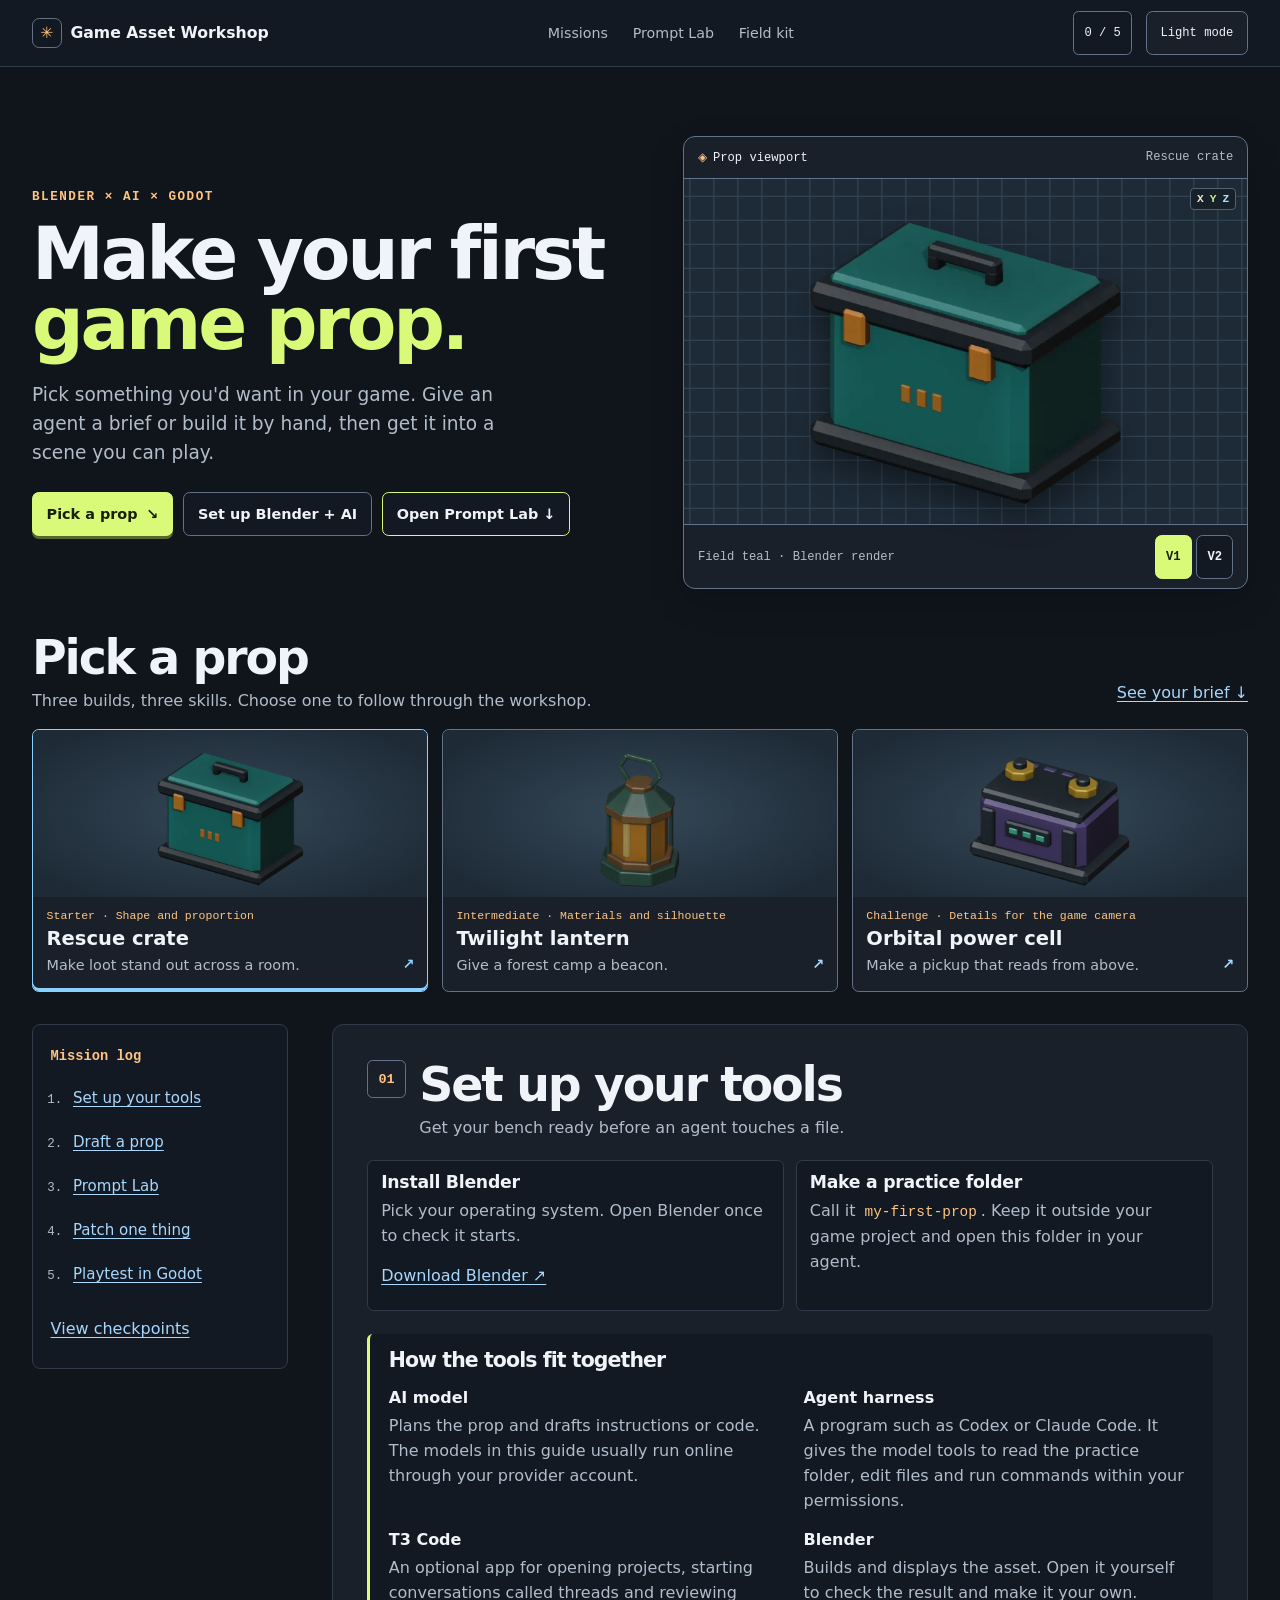
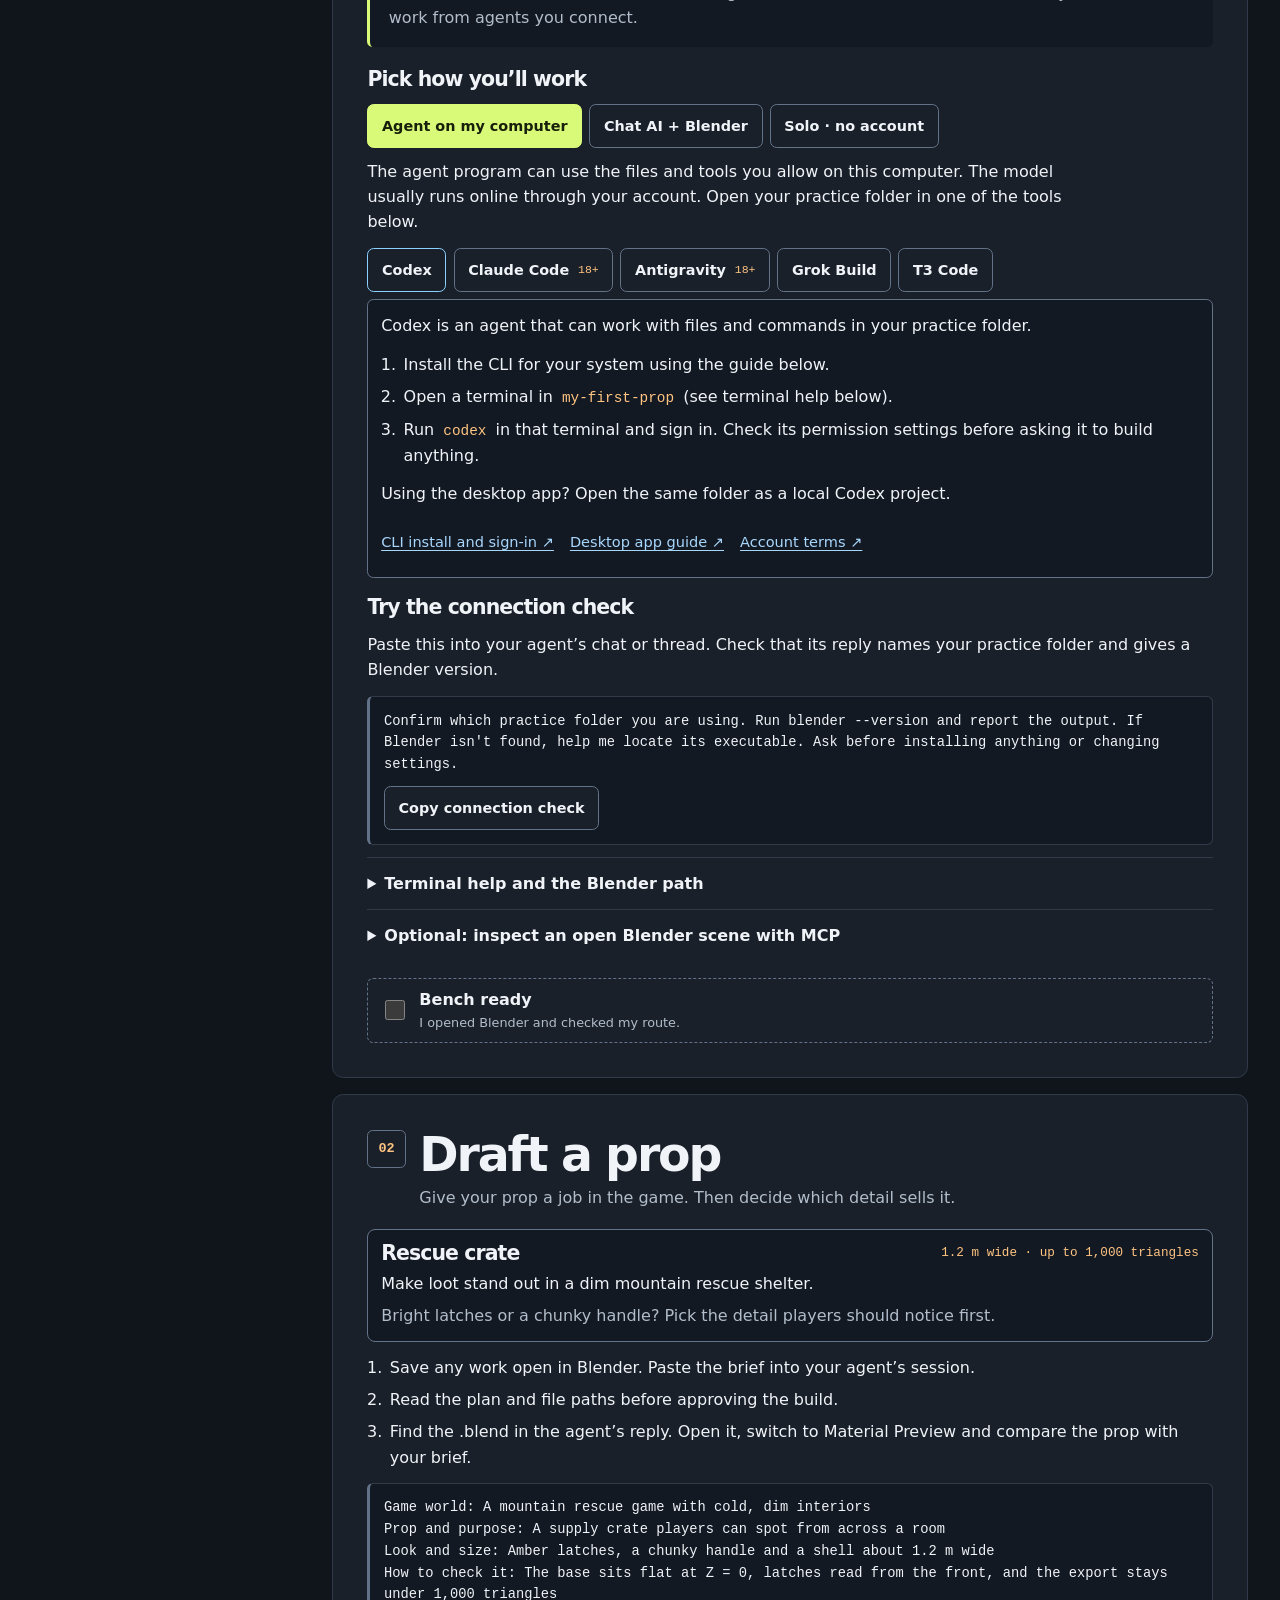
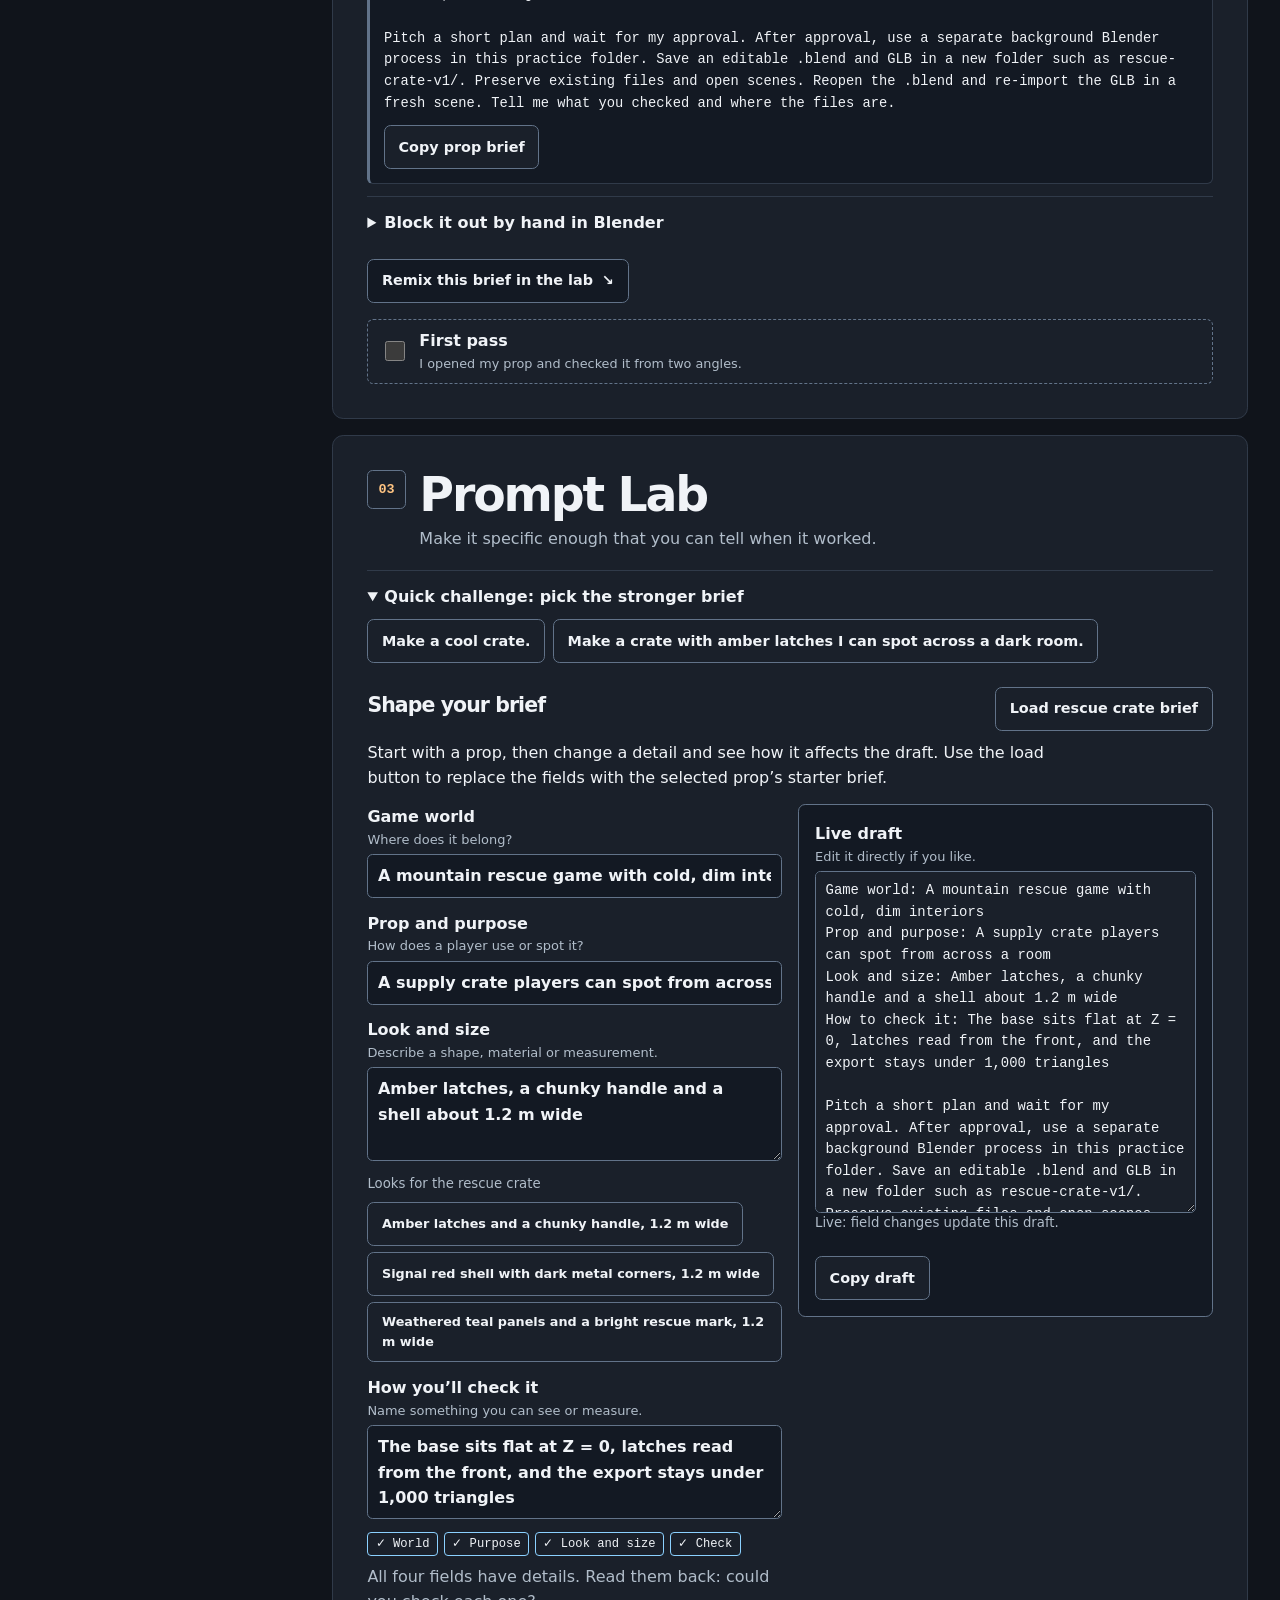
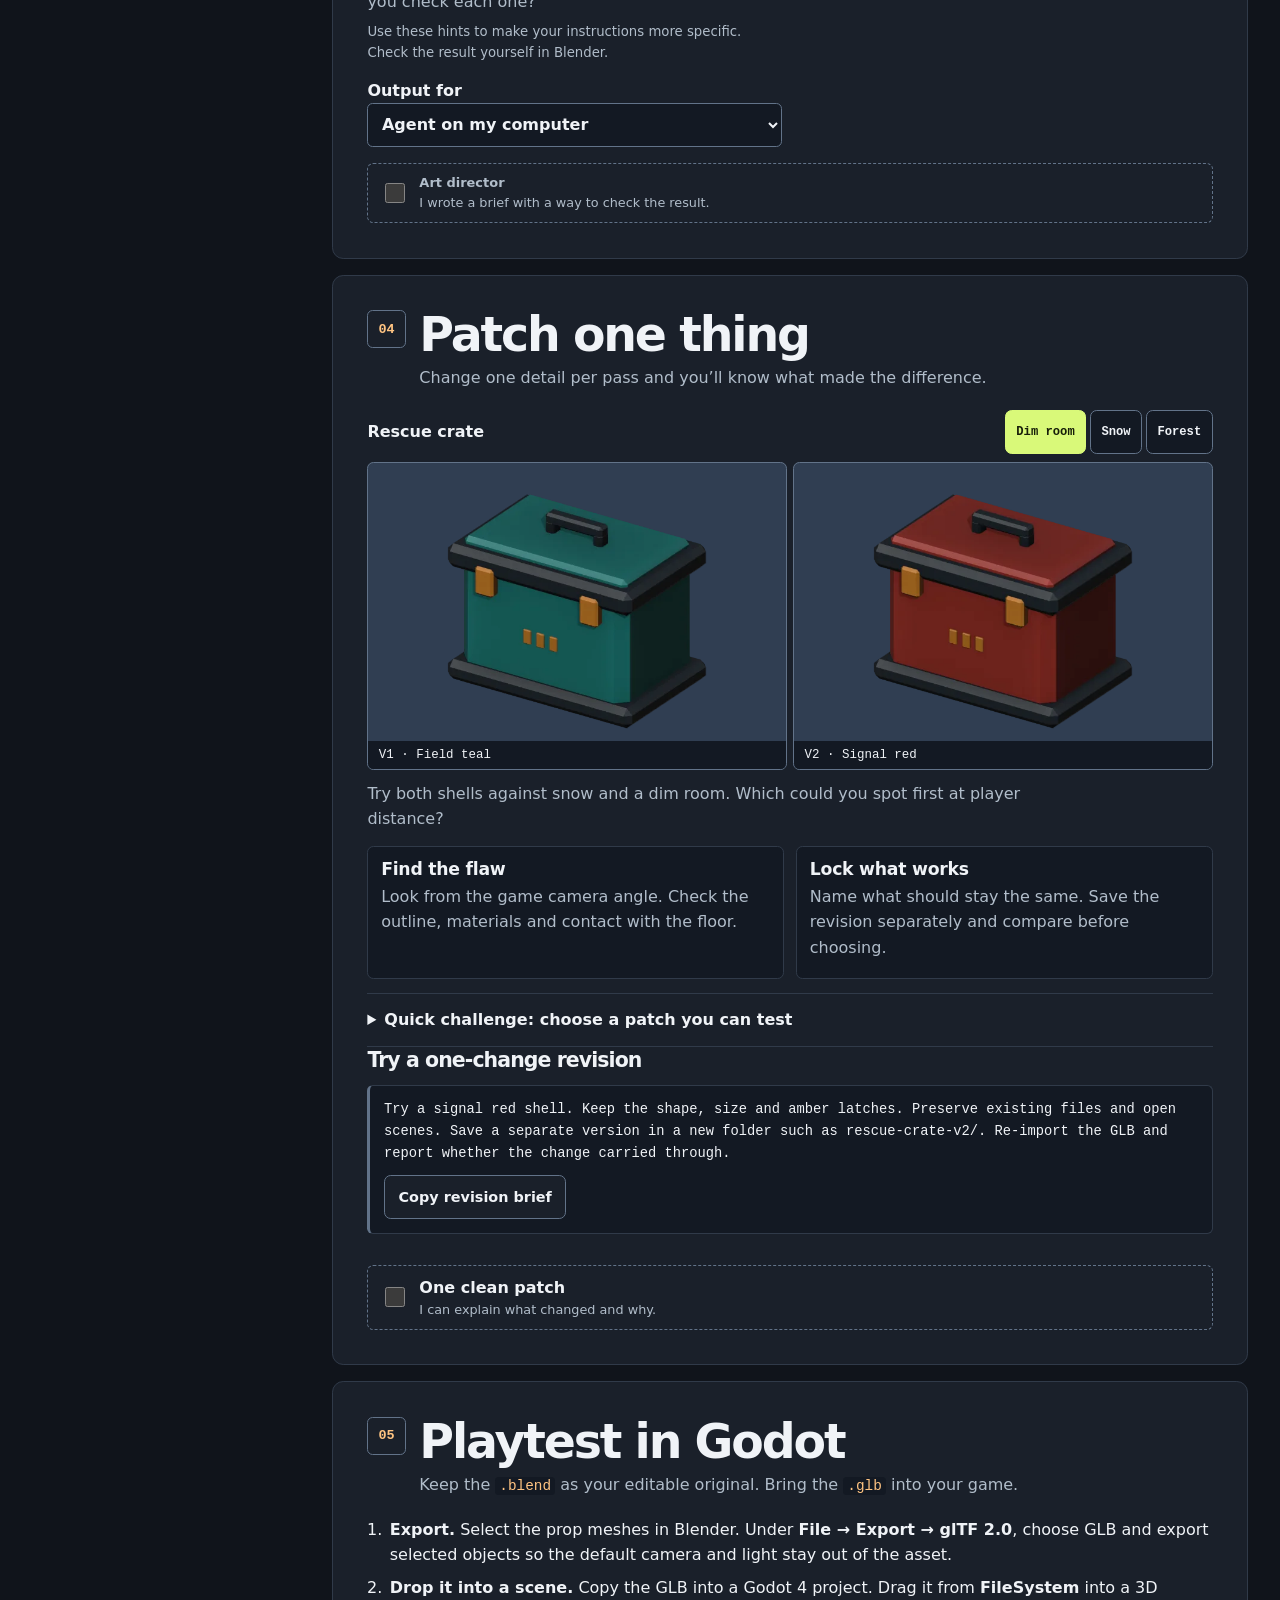
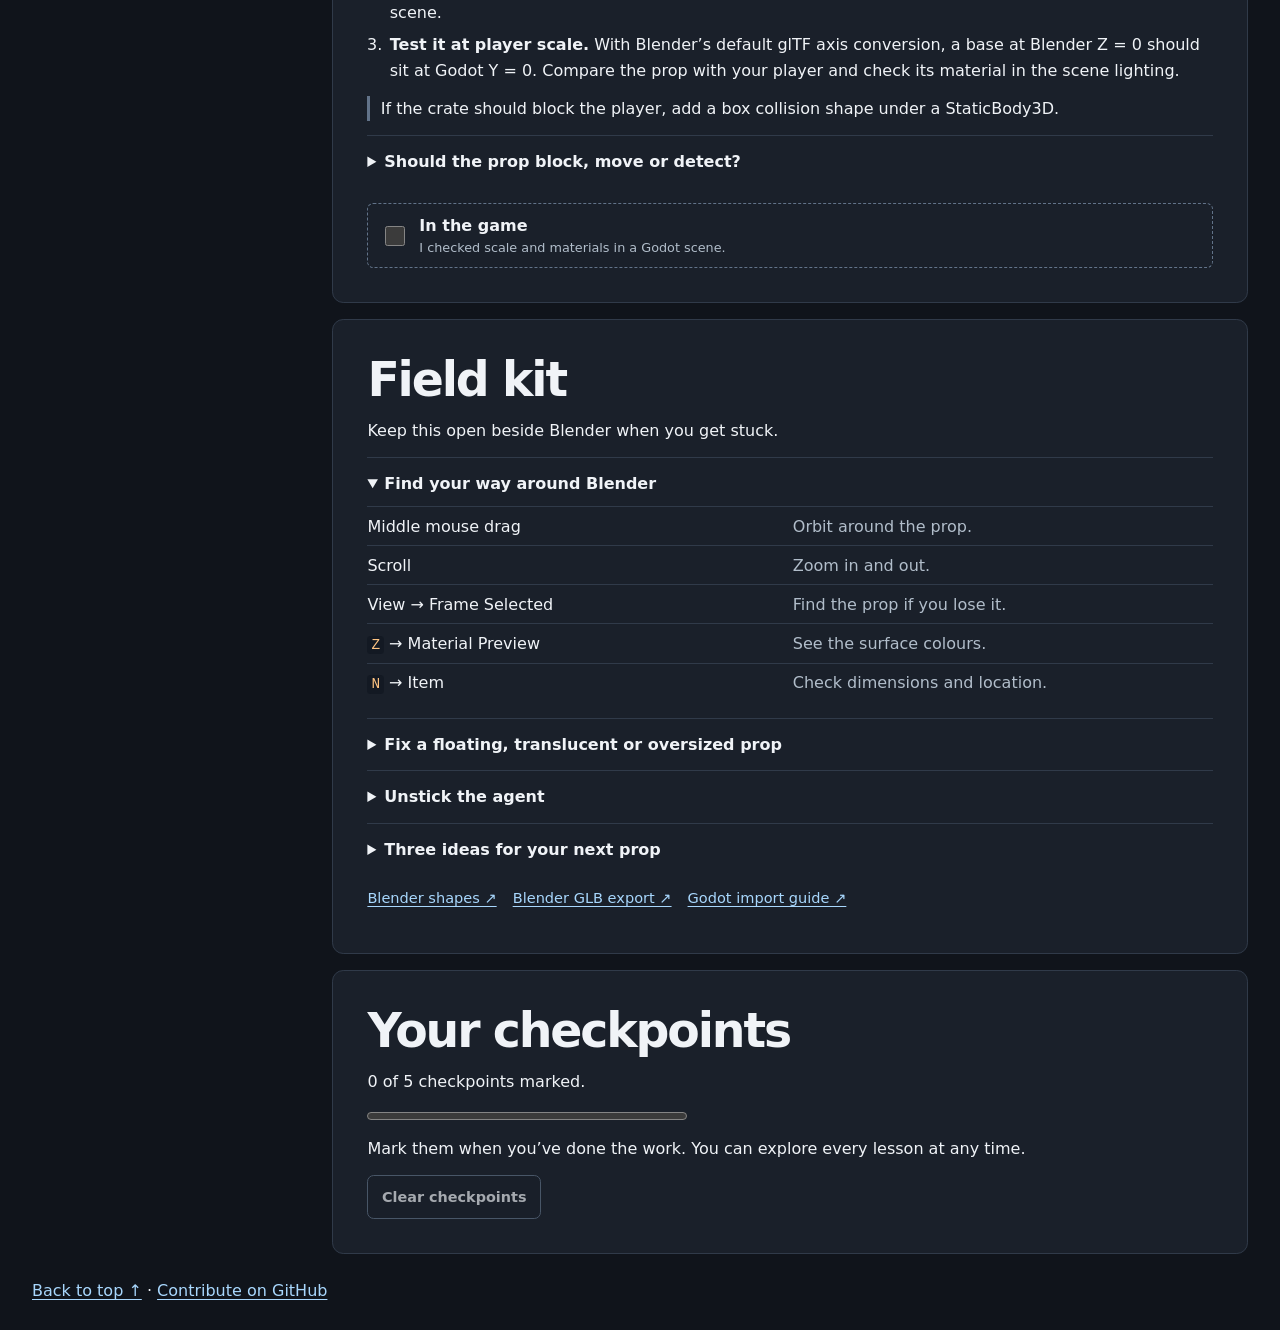
<file: web/index.html>
<!doctype html>
<html lang="en-AU">
  <head>
    <meta charset="utf-8" />
    <meta name="viewport" content="width=device-width, initial-scale=1" />
    <meta
      name="description"
      content="Pick a game prop, learn to direct an AI agent or build it by hand, and bring it into Godot."
    />
    <meta property="og:title" content="Game Asset Workshop" />
    <meta
      property="og:description"
      content="Pick a prop, try the Prompt Lab, and make your first game asset in Blender."
    />
    <meta property="og:type" content="website" />
    <title>Game Asset Workshop</title>
    <link rel="stylesheet" href="./guide.css" />
    <script src="./guide.js" defer></script>
  </head>
  <body>
    <a class="skip" href="#main">Skip to workshop</a>
    <header class="masthead">
      <div class="wrap toolbar">
        <a class="brand" href="#main"
          ><span aria-hidden="true">✳</span> Game Asset Workshop</a
        >
        <nav aria-label="Quick links">
          <a href="#missions">Missions</a><a href="#prompt-lab">Prompt Lab</a
          ><a href="#field-kit">Field kit</a>
        </nav>
        <div class="hud">
          <a
            id="hud-progress"
            href="#progress"
            class="hud-count"
            aria-label="0 of 5 checkpoints complete"
            >0 / 5</a
          >
          <button id="theme" type="button">Light mode</button>
        </div>
      </div>
    </header>

    <main id="main" tabindex="-1">
      <section class="hero wrap" aria-labelledby="hero-heading">
        <div class="hero-content">
          <p class="kicker">Blender × AI × Godot</p>
          <h1 id="hero-heading">Make your first<br /><em>game prop.</em></h1>
          <p class="hero-copy">
            Pick something you'd want in your game. Give an agent a brief or
            build it by hand, then get it into a scene you can play.
          </p>
          <div class="actions">
            <a class="button primary" href="#contracts"
              >Pick a prop <span aria-hidden="true">↘</span></a
            >
            <a class="button secondary" href="#setup">Set up Blender + AI</a>
            <a class="button lab-link" href="#prompt-lab">Open Prompt Lab ↓</a>
          </div>
        </div>
        <figure class="viewport">
          <div class="viewport-bar">
            <span class="viewport-title">Prop viewport</span
            ><span id="hero-name">Rescue crate</span>
          </div>
          <div class="stage">
            <span class="axis" aria-hidden="true"
              ><b>X</b><b>Y</b><b>Z</b></span
            >
            <img
              id="hero-image"
              src="./media/field-crate.webp"
              alt="Low-poly teal supply crate with amber latches"
              width="640"
              height="448"
            />
          </div>
          <figcaption class="viewport-footer">
            <span id="hero-caption">Field teal · Blender render</span>
            <div class="segments" role="group" aria-label="Preview version">
              <button type="button" data-variant="0" aria-pressed="true">
                V1
              </button>
              <button type="button" data-variant="1" aria-pressed="false">
                V2
              </button>
            </div>
          </figcaption>
        </figure>
      </section>

      <section
        id="contracts"
        class="wrap contracts"
        aria-labelledby="contracts-heading"
      >
        <div class="section-heading">
          <div>
            <h2 id="contracts-heading">Pick a prop</h2>
            <p>
              Three builds, three skills. Choose one to follow through the
              workshop.
            </p>
          </div>
          <a href="#first-prop">See your brief ↓</a>
        </div>
        <div class="contract-grid" role="group" aria-label="Prop choices">
          <button
            type="button"
            class="contract"
            data-prop="crate"
            aria-pressed="true"
          >
            <img
              src="./media/field-crate.webp"
              alt=""
              width="640"
              height="448"
            />
            <span class="contract-info"
              ><small>Starter · Shape and proportion</small
              ><strong>Rescue crate</strong
              ><span>Make loot stand out across a room.</span></span
            >
            <span aria-hidden="true" class="contract-arrow">↗</span>
          </button>
          <button
            type="button"
            class="contract"
            data-prop="lantern"
            aria-pressed="false"
          >
            <img
              src="./media/forest-lantern.webp"
              alt=""
              width="640"
              height="448"
            />
            <span class="contract-info"
              ><small>Intermediate · Materials and silhouette</small
              ><strong>Twilight lantern</strong
              ><span>Give a forest camp a beacon.</span></span
            >
            <span aria-hidden="true" class="contract-arrow">↗</span>
          </button>
          <button
            type="button"
            class="contract"
            data-prop="cell"
            aria-pressed="false"
          >
            <img
              src="./media/orbital-battery.webp"
              alt=""
              width="640"
              height="448"
            />
            <span class="contract-info"
              ><small>Challenge · Details for the game camera</small
              ><strong>Orbital power cell</strong
              ><span>Make a pickup that reads from above.</span></span
            >
            <span aria-hidden="true" class="contract-arrow">↗</span>
          </button>
        </div>
        <p id="prop-status" class="feedback" role="status"></p>
      </section>

      <div id="missions" class="wrap course">
        <nav class="chapters" aria-label="Tutorial missions">
          <strong>Mission log</strong>
          <ol>
            <li><a href="#setup">Set up your tools</a></li>
            <li><a href="#first-prop">Draft a prop</a></li>
            <li><a href="#prompt-lab">Prompt Lab</a></li>
            <li><a href="#iterate">Patch one thing</a></li>
            <li><a href="#godot">Playtest in Godot</a></li>
          </ol>
          <a href="#progress">View checkpoints</a>
        </nav>

        <div class="lessons">
          <section id="setup" class="lesson" aria-labelledby="setup-heading">
            <div class="lesson-head">
              <span class="mission-number" aria-hidden="true">01</span>
              <div>
                <h2 id="setup-heading">Set up your tools</h2>
                <p>Get your bench ready before an agent touches a file.</p>
              </div>
            </div>
            <div class="step-grid">
              <div>
                <h3>Install Blender</h3>
                <p>
                  Pick your operating system. Open Blender once to check it
                  starts.
                </p>
                <a href="https://www.blender.org/download/"
                  >Download Blender ↗</a
                >
              </div>
              <div>
                <h3>Make a practice folder</h3>
                <p>
                  Call it <code>my-first-prop</code>. Keep it outside your game
                  project and open this folder in your agent.
                </p>
              </div>
            </div>
            <div class="tool-map">
              <h3>How the tools fit together</h3>
              <dl class="tool-roles">
                <div>
                  <dt>AI model</dt>
                  <dd>
                    Plans the prop and drafts instructions or code. The models
                    in this guide usually run online through your provider
                    account.
                  </dd>
                </div>
                <div>
                  <dt>Agent harness</dt>
                  <dd>
                    A program such as Codex or Claude Code. It gives the model
                    tools to read the practice folder, edit files and run
                    commands within your permissions.
                  </dd>
                </div>
                <div>
                  <dt>T3 Code</dt>
                  <dd>
                    An optional app for opening projects, starting conversations
                    called threads and reviewing work from agents you connect.
                  </dd>
                </div>
                <div>
                  <dt>Blender</dt>
                  <dd>
                    Builds and displays the asset. Open it yourself to check the
                    result and make it your own.
                  </dd>
                </div>
              </dl>
            </div>
            <h3>Pick how you’ll work</h3>
            <div class="route-choices" role="group" aria-label="Workflow">
              <button type="button" data-route="agent" aria-pressed="true">
                Agent on my computer
              </button>
              <button type="button" data-route="chat" aria-pressed="false">
                Chat AI + Blender
              </button>
              <button type="button" data-route="solo" aria-pressed="false">
                Solo · no account
              </button>
            </div>
            <p id="route-note">
              The agent program uses the files and tools you allow on this
              computer. The model usually runs online through your provider
              account. Open your practice folder in one of the tools below.
            </p>
            <div id="agent-setup">
              <div
                class="provider-tabs"
                role="tablist"
                aria-label="Choose an AI tool"
              >
                <button
                  type="button"
                  role="tab"
                  id="tab-codex"
                  aria-selected="true"
                  aria-controls="provider-codex"
                >
                  Codex
                </button>
                <button
                  type="button"
                  role="tab"
                  id="tab-claude"
                  aria-selected="false"
                  aria-controls="provider-claude"
                  tabindex="-1"
                >
                  Claude Code <small>18+</small>
                </button>
                <button
                  type="button"
                  role="tab"
                  id="tab-antigravity"
                  aria-selected="false"
                  aria-controls="provider-antigravity"
                  tabindex="-1"
                >
                  Antigravity <small>18+</small>
                </button>
                <button
                  type="button"
                  role="tab"
                  id="tab-grok"
                  aria-selected="false"
                  aria-controls="provider-grok"
                  tabindex="-1"
                >
                  Grok Build
                </button>
                <button
                  type="button"
                  role="tab"
                  id="tab-t3"
                  aria-selected="false"
                  aria-controls="provider-t3"
                  tabindex="-1"
                >
                  T3 Code
                </button>
              </div>
              <div
                class="provider-panel"
                role="tabpanel"
                id="provider-codex"
                aria-labelledby="tab-codex"
              >
                <p>
                  Codex is an agent that can work with files and commands in
                  your practice folder.
                </p>
                <ol class="steps">
                  <li>
                    Install the CLI for your system using the guide below.
                  </li>
                  <li>
                    Open a terminal in <code>my-first-prop</code> (see terminal
                    help below).
                  </li>
                  <li>
                    Run <code>codex</code> in that terminal and sign in. Check
                    its permission settings before asking it to build anything.
                  </li>
                </ol>
                <p>
                  Using the desktop app? Open the same folder as a local Codex
                  project.
                </p>
                <div class="resource-links">
                  <a href="https://learn.chatgpt.com/docs/codex/cli"
                    >CLI install and sign-in ↗</a
                  ><a href="https://learn.chatgpt.com/docs/app"
                    >Desktop app guide ↗</a
                  ><a href="https://openai.com/policies/terms-of-use/"
                    >Account terms ↗</a
                  >
                </div>
              </div>
              <div
                class="provider-panel"
                role="tabpanel"
                id="provider-claude"
                aria-labelledby="tab-claude"
                hidden
              >
                <p>
                  Claude Code is a terminal agent that can help build and
                  inspect files. Claude Code requires an eligible account; check
                  the age and availability terms below.
                </p>
                <ol class="steps">
                  <li>Install Claude Code using the quickstart.</li>
                  <li>Open a terminal in <code>my-first-prop</code>.</li>
                  <li>
                    In the terminal, run <code>claude</code>, sign in, and
                    review its permission settings.
                  </li>
                </ol>
                <div class="resource-links">
                  <a href="https://code.claude.com/docs/en/quickstart"
                    >Claude Code quickstart ↗</a
                  ><a
                    href="https://support.claude.com/en/articles/8114491-get-started-with-claude"
                    >Claude eligibility ↗</a
                  >
                </div>
              </div>
              <div
                class="provider-panel"
                role="tabpanel"
                id="provider-antigravity"
                aria-labelledby="tab-antigravity"
                hidden
              >
                <p>
                  Antigravity is an agent workspace for projects. Check the age,
                  account and regional eligibility below.
                </p>
                <ol class="steps">
                  <li>Install and sign in using the quickstart.</li>
                  <li>
                    Open <code>my-first-prop</code> as a project in the desktop
                    app.
                  </li>
                  <li>
                    Start an agent session and review its permission settings.
                    For the CLI, run <code>agy</code> in the folder’s terminal.
                  </li>
                </ol>
                <div class="resource-links">
                  <a href="https://antigravity.google/docs/getting-started"
                    >Antigravity quickstart ↗</a
                  ><a href="https://antigravity.google/docs/faq"
                    >Eligibility and availability ↗</a
                  >
                </div>
              </div>
              <div
                class="provider-panel"
                role="tabpanel"
                id="provider-grok"
                aria-labelledby="tab-grok"
                hidden
              >
                <p>
                  Grok Build is an agent for working with a local project, where
                  available to your account.
                </p>
                <ol class="steps">
                  <li>Check access and install using the quickstart.</li>
                  <li>Open a terminal in <code>my-first-prop</code>.</li>
                  <li>
                    In the terminal, run <code>grok</code>, sign in, and review
                    its permission settings. For Grok chat, choose the chat
                    route instead.
                  </li>
                </ol>
                <div class="resource-links">
                  <a href="https://docs.x.ai/build/overview"
                    >Grok Build quickstart ↗</a
                  ><a href="https://x.ai/legal/terms-of-service"
                    >Account terms ↗</a
                  >
                </div>
              </div>
              <div
                class="provider-panel"
                role="tabpanel"
                id="provider-t3"
                aria-labelledby="tab-t3"
                hidden
              >
                <p>
                  T3 Code can run Codex, Claude Code, Antigravity or Grok Build
                  from the same workspace. Start with one. These steps use Codex
                  and require a ChatGPT account with Codex access.
                </p>
                <ol class="steps">
                  <li>
                    <strong>Open T3 Code.</strong> Install the desktop app on
                    the computer where you installed Blender.
                  </li>
                  <li>
                    <strong>Connect Codex.</strong> On the Welcome screen, find
                    Codex and choose
                    <strong>Set up → Continue with ChatGPT</strong>. Sign in and
                    grant access to your plan. Choose
                    <strong>Start</strong> when Codex is ready. If you’ve
                    already passed Welcome, use
                    <strong>Settings → Providers → Connect with ChatGPT</strong
                    >.
                  </li>
                  <li>
                    <strong>Open your project.</strong> Drag
                    <code>my-first-prop</code> onto the desktop app’s sidebar. A
                    plain folder works for this lesson.
                  </li>
                  <li>
                    <strong>Choose your permissions.</strong> Start a thread in
                    that project and select Codex. A fresh installation starts
                    new threads in <strong>Full access</strong>, which allows
                    commands and file edits without approval prompts. Before
                    sending anything, use <strong>Permissions</strong> in the
                    message box’s model picker and select
                    <strong>Supervised</strong>.
                  </li>
                  <li>
                    <strong>Check the connection.</strong> Paste the check below
                    into the thread. If T3 asks to run
                    <code>blender --version</code>, read the command before
                    approving it. Look for your practice folder and a Blender
                    version in the reply.
                  </li>
                </ol>
                <details class="drawer">
                  <summary>Use a Codex CLI you’ve already set up</summary>
                  <p>
                    Choose <strong>Use existing CLI</strong> on the Welcome
                    screen. If you need to sign in, run
                    <code>codex login</code> in a terminal on the computer with
                    Blender. After Welcome, you can add a Codex instance in
                    <strong>Settings → Providers</strong> and choose
                    <strong>Configure manually</strong>. Select that Codex
                    instance in the thread’s model picker.
                  </p>
                </details>
                <details class="drawer">
                  <summary>Stuck in T3 Code?</summary>
                  <ul>
                    <li>
                      <strong>Codex is missing.</strong> Check the account under
                      <strong>Settings → Providers</strong>. For a manual setup,
                      check the <strong>Binary path</strong> setting in the
                      Codex provider.
                    </li>
                    <li>
                      <strong>Blender is missing.</strong> Check which computer
                      the thread is running on. Use the Blender path help below.
                    </li>
                    <li>
                      <strong
                        >You want the agent to inspect an open scene.</strong
                      >
                      Use the optional MCP guide below for that connection.
                    </li>
                  </ul>
                </details>
                <div class="resource-links">
                  <a href="https://t3.codes/download">Download T3 Code ↗</a>
                  <a
                    href="https://github.com/pingdotgg/t3code/blob/main/docs/user/install.md"
                    >T3 install guide ↗</a
                  >
                  <a
                    href="https://github.com/pingdotgg/t3code/blob/main/docs/user/providers-codex.md"
                    >Codex in T3 ↗</a
                  >
                  <a href="https://github.com/pingdotgg/t3code#install"
                    >T3 project ↗</a
                  >
                  <a
                    href="https://github.com/pingdotgg/t3code/blob/main/docs/user/welcome-page.md"
                    >Welcome screen ↗</a
                  >
                  <a
                    href="https://github.com/pingdotgg/t3code/blob/main/docs/user/permission-modes.md"
                    >Permission modes ↗</a
                  >
                  <a href="https://openai.com/policies/terms-of-use/"
                    >ChatGPT account terms ↗</a
                  >
                </div>
              </div>
            </div>

            <div id="connection">
              <h3>Try the connection check</h3>
              <p>
                Paste this into your agent’s chat or thread. Check that its
                reply names your practice folder and gives a Blender version.
              </p>
              <div class="copy-box">
                <pre id="setup-prompt">
Confirm which practice folder you are using. Run blender --version and report the output. If Blender isn't found, help me locate its executable. Ask before installing anything or changing settings.</pre
                >
                <button type="button" data-copy="setup-prompt">
                  Copy connection check
                </button>
              </div>
            </div>
            <div id="chat-connection" hidden>
              <h3>Tell chat which Blender you use</h3>
              <p>
                Find your version on Blender’s splash screen or under
                <strong>Help → About Blender</strong>. Replace the bracketed
                text before sending the prompt.
              </p>
              <div class="copy-box">
                <pre id="chat-setup-prompt">
I’m using Blender [version] on [Windows, macOS or Linux]. Help me make a simple game prop by hand. Give me numbered steps with menu names that match my version. Pause after each stage so I can check the result.</pre
                >
                <button type="button" data-copy="chat-setup-prompt">
                  Copy chat setup prompt
                </button>
              </div>
            </div>
            <details class="drawer">
              <summary>Terminal help and the Blender path</summary>
              <ul>
                <li>
                  <strong>Windows:</strong> Open the folder in File Explorer.
                  Type <code>powershell</code> in the address bar and press
                  Enter.
                </li>
                <li>
                  <strong>macOS:</strong> Type <code>cd</code> and a space in
                  Terminal. Drag in the folder from Finder and press Enter.
                </li>
                <li>
                  <strong>Linux:</strong> Look for
                  <strong>Open in Terminal</strong> in the folder’s right-click
                  menu.
                </li>
              </ul>
              <p>
                If <code>blender</code> isn't found, use its full path. On macOS
                look inside <code>Blender.app/Contents/MacOS/Blender</code>. On
                Windows, find <code>blender.exe</code> in the install folder. In
                PowerShell use
                <code>&amp; "C:\path\to\blender.exe" --version</code>, replacing
                the example path with yours.
              </p>
              <a
                href="https://docs.blender.org/manual/en/latest/advanced/command_line/"
                >Blender terminal guide ↗</a
              >
            </details>
            <details class="drawer">
              <summary>
                Optional: inspect an open Blender scene with MCP
              </summary>
              <p>
                MCP lets an agent call tools in another app. This community
                add-on can modify your open Blender scene. Try it in an empty
                practice scene on your own computer.
              </p>
              <ol class="steps">
                <li>
                  Use the
                  <a href="https://github.com/ahujasid/mcp-for-blender"
                    >MCP for Blender project guide</a
                  >
                  to install the prerequisites and add-on.
                </li>
                <li>
                  Press <kbd>N</kbd> in Blender’s 3D View, open its add-on tab
                  and start the connection.
                </li>
                <li>
                  For Codex CLI run
                  <code>codex mcp add blender -- uvx mcp-for-blender</code> and
                  start a fresh session. See the add-on guide for Claude. Use
                  the
                  <a href="https://antigravity.google/docs/mcp">Antigravity</a>
                  and
                  <a href="https://docs.x.ai/build/features/mcp-servers"
                    >Grok Build</a
                  >
                  docs for their client setup.
                </li>
                <li>
                  Paste the read-only request below into the agent and compare
                  its answer with Blender’s Outliner.
                </li>
              </ol>
              <p>
                MCP connects an agent to tools in a running app. It is optional;
                the background Blender route does not need it. The client,
                server and Blender must be connected as described in the add-on
                guide.
              </p>
              <div class="copy-box">
                <pre id="mcp-prompt">
List the objects in the current Blender scene. Do not add, change, delete or save anything.</pre
                >
                <button type="button" data-copy="mcp-prompt">
                  Copy read-only request
                </button>
              </div>
            </details>
            <label class="checkpoint"
              ><input type="checkbox" data-check="setup" /><span
                ><strong>Bench ready</strong
                ><small>I opened Blender and checked my route.</small></span
              ></label
            >
          </section>

          <section
            id="first-prop"
            class="lesson"
            aria-labelledby="first-heading"
          >
            <div class="lesson-head">
              <span class="mission-number" aria-hidden="true">02</span>
              <div>
                <h2 id="first-heading">Draft a prop</h2>
                <p>
                  Give your prop a job in the game. Then decide which detail
                  sells it.
                </p>
              </div>
            </div>
            <div class="brief-card">
              <div>
                <h3 id="brief-name">Rescue crate</h3>
                <p id="brief-world">
                  Make loot stand out in a dim mountain rescue shelter.
                </p>
              </div>
              <div id="brief-spec" class="technical">
                1.2 m wide · up to 1,000 triangles
              </div>
              <p class="twist" id="brief-twist">
                Your call: bright latches or a chunky handle?
              </p>
            </div>
            <ol class="steps" id="build-steps">
              <li>
                Save any work open in Blender. Paste the brief into your agent’s
                practice folder session.
              </li>
              <li>
                Read the plan and file paths. Ask about anything unclear before
                approving the build.
              </li>
              <li>
                Open the new <code>.blend</code>. Orbit around it and switch to
                Material Preview.
              </li>
            </ol>
            <div class="copy-box">
              <pre id="first-prompt">
Plan a rescue crate for a dim mountain shelter. Make it 1.2 m wide with a chunky handle and amber latches. Keep it under 1,000 triangles and check that its base sits flat.</pre
              >
              <button id="copy-first" type="button" data-copy="first-prompt">
                Copy prop brief
              </button>
            </div>
            <details class="drawer" id="manual">
              <summary>Block it out by hand in Blender</summary>
              <p>
                A blockout uses simple shapes to test size and silhouette before
                you add details. Open a new General file. Press <kbd>N</kbd> in
                the 3D View and use <strong>Item</strong> for dimensions and
                location.
              </p>
              <ol class="steps" id="manual-steps">
                <li>
                  Set the cube’s dimensions to 1.2 × 0.8 × 0.8 m and its Z
                  location to 0.4 m.
                </li>
                <li>
                  Add a second cube for the lid. Set its dimensions to 1.26 ×
                  0.86 × 0.12 m and its Z location to 0.86 m.
                </li>
                <li>
                  Orbit the crate. Check the overhang from the side and save it
                  as <code>crate-v1.blend</code>.
                </li>
              </ol>
            </details>
            <button
              class="button secondary use-brief"
              type="button"
              id="use-brief"
            >
              Remix this brief in the lab <span aria-hidden="true">↘</span>
            </button>
            <label class="checkpoint"
              ><input type="checkbox" data-check="prop" /><span
                ><strong>First pass</strong
                ><small
                  >I opened my prop and checked it from two angles.</small
                ></span
              ></label
            >
          </section>

          <section
            id="prompt-lab"
            class="lesson lab"
            aria-labelledby="lab-heading"
          >
            <div class="lesson-head">
              <span class="mission-number" aria-hidden="true">03</span>
              <div>
                <h2 id="lab-heading">Prompt Lab</h2>
                <p>Make it specific enough that you can tell when it worked.</p>
              </div>
            </div>
            <details class="drawer challenge" open>
              <summary>Quick challenge: pick the stronger brief</summary>
              <div class="challenge-options">
                <button type="button" data-answer="vague" aria-pressed="false">
                  Make a cool crate.
                </button>
                <button
                  type="button"
                  data-answer="specific"
                  aria-pressed="false"
                >
                  Make a crate with amber latches I can spot across a dark room.
                </button>
              </div>
              <p id="challenge-feedback" class="feedback" role="status"></p>
            </details>
            <div class="lab-head">
              <h3>Shape your brief</h3>
              <button type="button" id="load-brief">
                Load rescue crate brief
              </button>
            </div>
            <p>
              Start with a prop, then change a detail and see how it affects the
              draft. Use the load button to replace the fields with the selected
              prop’s starter brief.
            </p>
            <div class="lab-grid">
              <form id="brief">
                <div class="fields">
                  <label
                    >Game world <span>Where does it belong?</span
                    ><input id="world" maxlength="120"
                  /></label>
                  <label
                    >Prop and purpose
                    <span>How does a player use or spot it?</span
                    ><input id="prop" maxlength="160"
                  /></label>
                  <label
                    >Look and size
                    <span>Describe a shape, material or measurement.</span
                    ><textarea id="look" rows="3" maxlength="280"></textarea>
                  </label>
                  <div>
                    <span class="chip-label" id="look-label"
                      >Looks for the rescue crate</span
                    >
                    <div id="look-chips" class="look-chips"></div>
                  </div>
                  <label
                    >How you’ll check it
                    <span>Name something you can see or measure.</span
                    ><textarea id="checks" rows="3" maxlength="280"></textarea>
                  </label>
                </div>
                <ul class="spec-meter" aria-label="Brief ingredients">
                  <li data-spec="world">World</li>
                  <li data-spec="prop">Purpose</li>
                  <li data-spec="look">Look and size</li>
                  <li data-spec="checks">Check</li>
                </ul>
                <p id="spec-status" class="feedback" role="status"></p>
                <p class="hint">
                  Use these hints to make your instructions more specific. Check
                  the result yourself in Blender.
                </p>
                <label
                  >Output for<select id="route">
                    <option value="agent">Agent on my computer</option>
                    <option value="chat">Chat AI</option>
                    <option value="solo">My own build checklist</option>
                  </select></label
                >
              </form>
              <div id="draft-panel">
                <label for="draft"
                  >Live draft <span>Edit it directly if you like.</span></label
                >
                <textarea id="draft" rows="15"></textarea>
                <p id="draft-mode" class="hint">
                  Live: field changes update this draft.
                </p>
                <div class="draft-buttons">
                  <button type="button" data-copy="draft">Copy draft</button
                  ><button type="button" id="rebuild-draft" hidden>
                    Rebuild from fields
                  </button>
                  <button type="button" id="undo-rebuild" hidden>
                    Undo rebuild
                  </button>
                </div>
              </div>
            </div>
            <p id="lab-status" class="feedback" role="status"></p>
            <label class="checkpoint"
              ><input type="checkbox" data-check="lab" /><span
                ><strong>Art director</strong
                ><small
                  >I wrote a brief with a way to check the result.</small
                ></span
              ></label
            >
          </section>

          <section
            id="iterate"
            class="lesson"
            aria-labelledby="iterate-heading"
          >
            <div class="lesson-head">
              <span class="mission-number" aria-hidden="true">04</span>
              <div>
                <h2 id="iterate-heading">Patch one thing</h2>
                <p>
                  Change one detail per pass and you’ll know what made the
                  difference.
                </p>
              </div>
            </div>
            <div class="comparison-controls">
              <strong id="compare-name">Rescue crate</strong>
              <div class="segments" role="group" aria-label="Game backdrop">
                <button type="button" data-backdrop="dim" aria-pressed="true">
                  Dim room</button
                ><button
                  type="button"
                  data-backdrop="snow"
                  aria-pressed="false"
                >
                  Snow</button
                ><button
                  type="button"
                  data-backdrop="forest"
                  aria-pressed="false"
                >
                  Forest
                </button>
              </div>
            </div>
            <div class="comparison" id="comparison" data-backdrop="dim">
              <figure>
                <img
                  id="compare-before"
                  src="./media/field-crate.webp"
                  alt="Supply crate with a teal shell"
                  width="640"
                  height="448"
                  loading="lazy"
                />
                <figcaption id="before-caption">V1 · Field teal</figcaption>
              </figure>
              <figure>
                <img
                  id="compare-after"
                  src="./media/signal-crate.webp"
                  alt="Supply crate with a signal red shell"
                  width="640"
                  height="448"
                  loading="lazy"
                />
                <figcaption id="after-caption">V2 · Signal red</figcaption>
              </figure>
            </div>
            <p class="compare-note" id="inspect-tip">
              Try both shells against a snowy backdrop. Which would you spot
              first at player distance?
            </p>
            <div class="step-grid">
              <div>
                <h3>Find the flaw</h3>
                <p>
                  Look from the game camera angle. Check the outline, materials
                  and contact with the floor.
                </p>
              </div>
              <div>
                <h3>Lock what works</h3>
                <p>
                  Name what should stay the same. Save the revision separately
                  and compare before choosing.
                </p>
              </div>
            </div>
            <details class="drawer">
              <summary>Quick challenge: choose a patch you can test</summary>
              <div class="challenge-options">
                <button
                  type="button"
                  data-revision-choice="broad"
                  aria-pressed="false"
                >
                  Give it a redesign and add more detail.
                </button>
                <button
                  type="button"
                  data-revision-choice="focused"
                  aria-pressed="false"
                >
                  Change just the colour. Keep the size and shape.
                </button>
              </div>
              <p id="patch-feedback" class="feedback" role="status"></p>
            </details>
            <div class="drawer revision">
              <h3>Try a one-change revision</h3>
              <div class="copy-box">
                <pre id="revise-prompt">
Try a signal red shell and keep the crate’s shape, size and amber latches. Save the revision separately and re-import the GLB to check that the colour carried through.</pre
                >
                <button type="button" data-copy="revise-prompt">
                  Copy revision brief
                </button>
              </div>
            </div>
            <label class="checkpoint"
              ><input type="checkbox" data-check="revise" /><span
                ><strong>One clean patch</strong
                ><small>I can explain what changed and why.</small></span
              ></label
            >
          </section>

          <section id="godot" class="lesson" aria-labelledby="godot-heading">
            <div class="lesson-head">
              <span class="mission-number" aria-hidden="true">05</span>
              <div>
                <h2 id="godot-heading">Playtest in Godot</h2>
                <p>
                  Keep the <code>.blend</code> as your editable original. Bring
                  the <code>.glb</code> into your game.
                </p>
              </div>
            </div>
            <ol class="steps">
              <li>
                <strong>Export.</strong> Select the prop meshes in Blender.
                Under <strong>File → Export → glTF 2.0</strong>, choose GLB and
                export selected objects so the default camera and light stay out
                of the asset.
              </li>
              <li>
                <strong>Drop it into a scene.</strong> Copy the GLB into a Godot
                4 project. Drag it from <strong>FileSystem</strong> into a 3D
                scene.
              </li>
              <li>
                <strong>Test it at player scale.</strong> With Blender’s default
                glTF axis conversion, a base at Blender Z = 0 should sit at
                Godot Y = 0. Compare the prop with your player and check its
                material in the scene lighting.
              </li>
            </ol>
            <p id="godot-tip" class="note">
              If the crate should block the player, put a collision shape under
              a <code>StaticBody3D</code>. The GLB gives you the visible mesh.
            </p>
            <details class="drawer">
              <summary>Should the prop block, move or detect?</summary>
              <ul>
                <li><code>StaticBody3D</code> for cover that stays put.</li>
                <li>
                  <code>Area3D</code> for a pickup or trigger that detects the
                  player.
                </li>
                <li>
                  <code>RigidBody3D</code> for something the player can knock
                  around.
                </li>
              </ul>
              <p>
                Add a <code>CollisionShape3D</code> to the body or area. Use a
                simple box or cylinder for this first test.
              </p>
            </details>
            <label class="checkpoint"
              ><input type="checkbox" data-check="godot" /><span
                ><strong>In the game</strong
                ><small
                  >I checked scale and materials in a Godot scene.</small
                ></span
              ></label
            >
          </section>

          <section id="field-kit" class="lesson" aria-labelledby="kit-heading">
            <h2 id="kit-heading">Field kit</h2>
            <p>Keep this open beside Blender when you get stuck.</p>
            <details class="drawer" open>
              <summary>Find your way around Blender</summary>
              <dl class="keys">
                <div>
                  <dt>Middle mouse drag</dt>
                  <dd>Orbit around the prop.</dd>
                </div>
                <div>
                  <dt>Scroll</dt>
                  <dd>Zoom in and out.</dd>
                </div>
                <div>
                  <dt>View → Frame Selected</dt>
                  <dd>Find the prop if you lose it.</dd>
                </div>
                <div>
                  <dt><kbd>Z</kbd> → Material Preview</dt>
                  <dd>See the surface colours.</dd>
                </div>
                <div>
                  <dt><kbd>N</kbd> → Item</dt>
                  <dd>Check dimensions and location.</dd>
                </div>
              </dl>
            </details>
            <details class="drawer">
              <summary>Fix a floating, translucent or oversized prop</summary>
              <div class="copy-box">
                <pre id="fix-ground">
Check the lowest point of the prop’s mesh in Blender. Move the whole prop so it rests at Z = 0, keep the parts aligned, and export a new GLB. Tell me what changed.</pre
                >
                <button type="button" data-copy="fix-ground">
                  Copy floor check
                </button>
              </div>
              <div class="copy-box">
                <pre id="fix-colour">
Check the exported materials. Make a test copy with a simple Principled BSDF base colour and roughness, then re-import the GLB and compare it with the source.</pre
                >
                <button type="button" data-copy="fix-colour">
                  Copy material check
                </button>
              </div>
              <div class="copy-box">
                <pre id="fix-scale">
Tell me the prop’s width, depth and height in metres. Compare them with my brief, fix any mismatch in a new version, and check the dimensions again after re-import.</pre
                >
                <button type="button" data-copy="fix-scale">
                  Copy scale check
                </button>
              </div>
            </details>
            <details class="drawer">
              <summary>Unstick the agent</summary>
              <p>
                Paste the exact error and say which step failed. Ask for one
                check at a time; review any proposed command before running it.
              </p>
              <div class="copy-box">
                <pre id="unstick-prompt">
I am stuck at [step]. The exact message is [paste it here]. Explain what it means and suggest one read-only check. Ask before changing files or settings.</pre
                >
                <button type="button" data-copy="unstick-prompt">
                  Copy troubleshooting request
                </button>
              </div>
            </details>
            <details class="drawer">
              <summary>Three ideas for your next prop</summary>
              <ul>
                <li>
                  <strong>Medkit:</strong> Can you recognise the silhouette at
                  the size it appears in your inventory?
                </li>
                <li>
                  <strong>Trail sign:</strong> Is the arrow clear from your
                  player’s camera?
                </li>
                <li>
                  <strong>Wall torch:</strong> Can you align its mount flush
                  against a wall?
                </li>
              </ul>
              <a href="#prompt-lab">Take your next idea to the lab ↑</a>
            </details>
            <div class="resource-links">
              <a
                href="https://docs.blender.org/manual/en/latest/modeling/meshes/primitives.html"
                >Blender shapes ↗</a
              >
              <a
                href="https://docs.blender.org/manual/en/latest/addons/import_export/scene_gltf2.html"
                >Blender GLB export ↗</a
              >
              <a
                href="https://docs.godotengine.org/en/stable/tutorials/assets_pipeline/importing_3d_scenes/available_formats.html"
                >Godot import guide ↗</a
              >
            </div>
          </section>

          <section
            id="progress"
            class="lesson progress"
            aria-labelledby="progress-heading"
          >
            <h2 id="progress-heading">Your checkpoints</h2>
            <p id="progress-text" role="status">0 of 5 checkpoints marked.</p>
            <progress
              id="progress-meter"
              max="5"
              value="0"
              aria-label="Workshop checkpoints marked"
            ></progress>
            <p>
              Mark them when you’ve done the work. You can explore every lesson
              at any time.
            </p>
            <button type="button" id="reset-progress" disabled>
              Clear checkpoints
            </button>
          </section>
        </div>
      </div>
    </main>
    <footer class="wrap">
      <a href="#main">Back to top ↑</a>
      ·
      <a
        href="https://github.com/Blazenetic/game-asset-workshop/blob/main/CONTRIBUTING.md"
        >Contribute on GitHub</a
      >
    </footer>
    <p id="copy-feedback" class="copy-feedback" role="status"></p>
  </body>
</html>
</file>
<file: web/guide.css>
:root {
  color-scheme: dark;
  font-family: "Space Grotesk", "Segoe UI", system-ui, sans-serif;
  --bg: #10141b;
  --panel: #1a202a;
  --inset: #131923;
  --line: #627389;
  --subtle-line: #303a49;
  --ink: #f0f3f7;
  --muted: #b1bdca;
  --accent: #d9f979;
  --on-accent: #171e09;
  --link: #a8d7fd;
  --focus: #8bd1ff;
  --amber: #ffc482;
  --stage: #1e2b37;
  --grid: #354756;
  --mono: "IBM Plex Mono", ui-monospace, "Cascadia Mono", monospace;
}

:root[data-theme="light"] {
  color-scheme: light;
  --bg: #f1f4ef;
  --panel: #fdfffa;
  --inset: #e8ece6;
  --line: #69766e;
  --subtle-line: #b6c1b8;
  --ink: #182322;
  --muted: #42544e;
  --accent: #d1ee7e;
  --on-accent: #173009;
  --link: #1c5e8e;
  --focus: #176194;
  --amber: #8b450d;
  --stage: #dce6e7;
  --grid: #c1d0d0;
}

*,
*::before,
*::after {
  box-sizing: border-box;
}
html {
  scroll-padding-top: 1.25rem;
}
body {
  margin: 0;
  background: var(--bg);
  color: var(--ink);
  line-height: 1.58;
}
a {
  color: var(--link);
  text-underline-offset: 0.18em;
}
a:hover {
  text-decoration-thickness: 2px;
}
img {
  display: block;
  max-width: 100%;
}
[hidden] {
  display: none !important;
}
button,
input,
textarea,
select {
  font: inherit;
}
:is(a, button, input, textarea, select, summary):focus-visible {
  outline: 3px solid var(--focus);
  outline-offset: 3px;
}
.wrap {
  width: min(1240px, calc(100% - 4rem));
  margin-inline: auto;
}
.skip {
  position: absolute;
  z-index: 5;
  top: 0.5rem;
  left: 0.5rem;
  padding: 0.6rem 1rem;
  background: var(--panel);
  transform: translateY(-150%);
}
.skip:focus {
  transform: none;
}

.masthead {
  background: var(--inset);
  border-bottom: 1px solid var(--subtle-line);
}
.toolbar,
.toolbar nav,
.hud {
  display: flex;
  align-items: center;
  gap: 0.85rem;
}
.toolbar {
  min-height: 66px;
  justify-content: space-between;
}
.brand {
  color: var(--ink);
  font-size: 0.98rem;
  font-weight: 750;
  text-decoration: none;
  display: inline-flex;
  align-items: center;
  gap: 0.55rem;
}
.brand span {
  display: grid;
  place-items: center;
  width: 1.85rem;
  height: 1.85rem;
  border: 1px solid var(--line);
  border-radius: 0.45rem;
  color: var(--amber);
}
.toolbar nav a {
  padding: 0.65rem 0.35rem;
  color: var(--muted);
  font-size: 0.89rem;
  text-decoration: none;
}
.toolbar nav a:hover {
  color: var(--ink);
}
.hud-count,
#theme {
  white-space: nowrap;
  font: 0.76rem var(--mono);
}
.hud-count {
  color: var(--ink);
  text-decoration: none;
  border: 1px solid var(--line);
  border-radius: 0.35rem;
  padding: 0.48rem 0.65rem;
  min-height: 44px;
  display: grid;
  place-items: center;
}
#theme {
  min-height: 44px;
}

.hero {
  display: grid;
  grid-template-columns: 1.04fr 1fr;
  align-items: center;
  gap: clamp(1.75rem, 5vw, 5rem);
  padding-block: clamp(2rem, 5.4vw, 5rem) 2.7rem;
}
h1,
h2,
h3 {
  line-height: 1.05;
  letter-spacing: -0.045em;
  margin: 0 0 0.85rem;
}
h1 {
  font-size: clamp(3.35rem, 5.65vw, 5.6rem);
  line-height: 0.96;
}
h1 em {
  color: var(--accent);
  font-style: normal;
}
[data-theme="light"] h1 em {
  color: #406516;
}
h2 {
  font-size: clamp(1.9rem, 3.7vw, 3rem);
}
h3 {
  margin-top: 1.2rem;
  font-size: 1.28rem;
}
p {
  margin: 0 0 0.85rem;
}
.kicker {
  color: var(--amber);
  font: 700 0.79rem var(--mono);
  letter-spacing: 0.12em;
  text-transform: uppercase;
  margin-bottom: 1rem;
}
.hero-copy {
  color: var(--muted);
  max-width: 44ch;
  font-size: clamp(1rem, 1.45vw, 1.2rem);
  margin-top: 1.3rem;
}
.actions {
  display: flex;
  flex-wrap: wrap;
  align-items: center;
  gap: 0.65rem;
  margin-top: 1.55rem;
}
.button,
button {
  display: inline-flex;
  align-items: center;
  justify-content: center;
  gap: 0.55rem;
  border: 1px solid var(--line);
  border-radius: 0.42rem;
  min-height: 44px;
  padding: 0.55rem 0.85rem;
  background: var(--panel);
  color: var(--ink);
  font-weight: 690;
  font-size: 0.9rem;
  text-decoration: none;
  cursor: pointer;
}
.button:hover,
button:hover {
  border-color: var(--focus);
}
.primary {
  background: var(--accent);
  border-color: var(--accent);
  color: var(--on-accent);
  box-shadow: 0 3px 0 #58652e;
}
.primary:hover {
  border-color: var(--on-accent);
}
.primary:active {
  transform: translateY(2px);
  box-shadow: 0 1px 0 #58652e;
}
.secondary {
  background: var(--inset);
}
button:disabled {
  cursor: default;
  opacity: 0.65;
}

.viewport {
  margin: 0;
  border: 1px solid var(--line);
  background: var(--panel);
  border-radius: 0.75rem;
  overflow: hidden;
  box-shadow: 0 12px 36px #0002;
  min-width: 0;
}
.viewport-bar,
.viewport-footer {
  display: flex;
  justify-content: space-between;
  align-items: center;
  gap: 0.6rem;
  font: 0.76rem var(--mono);
  color: var(--muted);
  padding: 0.6rem 0.85rem;
}
.viewport-bar {
  border-bottom: 1px solid var(--line);
  padding-block: 0.8rem;
}
.viewport-title {
  color: var(--ink);
}
.viewport-title::before {
  content: "◈";
  color: var(--amber);
  margin-right: 0.5em;
}
.viewport-footer {
  border-top: 1px solid var(--line);
}
.stage {
  isolation: isolate;
  position: relative;
  display: grid;
  place-items: center;
  background-color: var(--stage);
  background-image:
    linear-gradient(var(--grid) 1px, transparent 1px),
    linear-gradient(90deg, var(--grid) 1px, transparent 1px);
  background-size: 24px 24px;
  background-position: center;
}
.stage img {
  width: 100%;
  height: clamp(220px, 27vw, 360px);
  object-fit: contain;
  padding: 0.75rem 0.6rem;
  filter: drop-shadow(0 14px 16px #0006);
}
.axis {
  position: absolute;
  top: 0.6rem;
  right: 0.7rem;
  color: #ffe3cb;
  background: #17212a;
  border: 1px solid #51616d;
  border-radius: 0.25rem;
  display: flex;
  align-items: center;
  gap: 0.38rem;
  font: 0.7rem var(--mono);
  padding: 0.24rem 0.35rem;
}
.axis b:nth-child(2) {
  color: #c7ec94;
}
.axis b:nth-child(3) {
  color: #afdfff;
}
.segments {
  display: flex;
  gap: 0.25rem;
  flex-wrap: wrap;
}
.segments button {
  font: 700 0.76rem var(--mono);
  background: var(--inset);
  padding: 0.38rem 0.65rem;
}
button:where([aria-pressed="true"]):not(:where(#theme)),
[role="tab"][aria-selected="true"] {
  border-color: var(--focus);
  color: var(--ink);
}
.segments button[aria-pressed="true"],
.route-choices button[aria-pressed="true"],
.challenge-options button[aria-pressed="true"] {
  background: var(--accent);
  color: var(--on-accent);
  border-color: var(--accent);
}

.contracts {
  padding-bottom: 2rem;
}
.section-heading {
  display: flex;
  align-items: end;
  justify-content: space-between;
  gap: 0.85rem;
  margin-bottom: 1rem;
}
.section-heading h2 {
  margin-bottom: 0.35rem;
}
.section-heading p {
  color: var(--muted);
  margin: 0;
}
.section-heading > a {
  flex-shrink: 0;
  padding-block: 0.5rem;
}
.contract-grid {
  display: grid;
  grid-template-columns: repeat(3, minmax(0, 1fr));
  gap: 0.85rem;
}
.contract {
  min-width: 0;
  position: relative;
  flex-direction: column;
  align-items: stretch;
  gap: 0;
  padding: 0;
  overflow: hidden;
  text-align: left;
  background: var(--panel);
}
.contract:hover {
  border-color: var(--focus);
}
.contract[aria-pressed="true"] {
  box-shadow: inset 0 -3px var(--focus);
}
.contract img {
  width: 100%;
  height: clamp(112px, 13vw, 188px);
  object-fit: contain;
  padding: 0.5rem;
  background:
    radial-gradient(ellipse at center, var(--grid), transparent 85%),
    var(--stage);
}
.contract-info {
  display: grid;
  gap: 0.22rem;
  padding: 0.8rem 2rem 0.95rem 0.85rem;
  font-weight: 500;
  line-height: 1.38;
  color: var(--muted);
}
.contract-info small {
  color: var(--amber);
  font: 0.72rem var(--mono);
}
.contract-info strong {
  font-size: 1.22rem;
  color: var(--ink);
}
.contract-arrow {
  position: absolute;
  bottom: 1rem;
  right: 0.8rem;
  color: var(--link);
}
.contract[aria-pressed="true"] .contract-arrow {
  color: var(--focus);
}
.feedback {
  color: var(--muted);
  margin: 0.5rem 0;
}
.feedback:empty {
  display: none;
}

.course {
  display: grid;
  grid-template-columns: minmax(185px, 0.28fr) minmax(0, 1fr);
  gap: clamp(1rem, 3.4vw, 3.25rem);
  align-items: start;
}
.chapters {
  position: sticky;
  top: 1rem;
  padding: 1.05rem 1.1rem;
  border: 1px solid var(--subtle-line);
  border-radius: 0.5rem;
  background: var(--inset);
}
.chapters strong {
  font: 700 0.86rem var(--mono);
  color: var(--amber);
}
.chapters ol {
  margin: 0.6rem 0;
  padding-left: 1.2rem;
}
.chapters li {
  padding-left: 0.2rem;
  font-size: 0.94rem;
}
.chapters li::marker {
  color: var(--muted);
  font: 0.78rem var(--mono);
}
.chapters a {
  min-height: 44px;
  display: inline-flex;
  align-items: center;
}
.lesson {
  border: 1px solid var(--subtle-line);
  border-radius: 0.7rem;
  background: var(--panel);
  padding: clamp(1rem, 3.1vw, 2.15rem);
  margin-bottom: 1rem;
}
.lesson > p {
  max-width: 70ch;
}
.lesson-head {
  display: flex;
  gap: 0.85rem;
  align-items: start;
  margin-bottom: 1.2rem;
}
.lesson-head h2 {
  margin-bottom: 0.35rem;
}
.lesson-head p {
  color: var(--muted);
  margin: 0;
}
.mission-number {
  display: grid;
  place-items: center;
  min-width: 2.4rem;
  min-height: 2.4rem;
  font: 700 0.84rem var(--mono);
  color: var(--amber);
  border: 1px solid var(--line);
  border-radius: 0.35rem;
}
.step-grid {
  display: grid;
  grid-template-columns: repeat(2, minmax(0, 1fr));
  gap: 0.75rem;
  margin-block: 0.9rem;
}
.step-grid > div {
  padding: 0.8rem;
  background: var(--inset);
  border: 1px solid var(--subtle-line);
  border-radius: 0.4rem;
}
.step-grid h3 {
  margin-block: 0 0.4rem;
  font-size: 1.08rem;
  letter-spacing: -0.015em;
}
.step-grid p {
  margin-bottom: 0.32rem;
  color: var(--muted);
}
.step-grid a {
  min-height: 44px;
  display: inline-flex;
  align-items: center;
}
.steps {
  padding-left: 1.25rem;
  margin-block: 0.8rem;
}
.steps li {
  margin-bottom: 0.45rem;
  padding-left: 0.15rem;
}
code,
kbd,
pre,
.technical {
  font-family: var(--mono);
  overflow-wrap: anywhere;
}
code,
kbd {
  font-size: 0.9em;
  background: var(--inset);
  color: var(--amber);
  padding: 0.08rem 0.25rem;
  border-radius: 0.22rem;
}
.route-choices,
.provider-tabs,
.resource-links {
  display: flex;
  flex-wrap: wrap;
  gap: 0.45rem;
  margin-bottom: 0.65rem;
}
.provider-tabs {
  margin-bottom: 0;
}
.provider-tabs small {
  color: var(--amber);
  font: 0.72rem var(--mono);
}
.provider-panel {
  padding: 0.8rem;
  margin-block: 0.45rem 0.85rem;
  background: var(--inset);
  border: 1px solid var(--line);
  border-radius: 0.4rem;
}
.resource-links {
  align-items: center;
  column-gap: 1rem;
  margin: 0;
}
.resource-links a {
  display: inline-flex;
  align-items: center;
  min-height: 44px;
  font-size: 0.91rem;
}
.copy-box {
  display: grid;
  justify-items: start;
  gap: 0.65rem;
  margin-block: 0.75rem;
  padding: 0.85rem;
  background: var(--inset);
  border: 1px solid var(--subtle-line);
  border-left: 3px solid var(--line);
  border-radius: 0.36rem;
}
.copy-box pre {
  margin: 0;
  white-space: pre-wrap;
  font-size: 0.86rem;
  max-width: 100%;
}
.drawer {
  border-top: 1px solid var(--subtle-line);
  padding-block: 0.2rem;
}
.drawer summary {
  min-height: 44px;
  padding-block: 0.62rem;
  font-weight: 710;
  cursor: pointer;
}
.drawer > p,
.drawer > ul,
.drawer > ol {
  margin-block: 0.3rem 0.8rem;
}
.drawer ul {
  padding-left: 1.3rem;
}
.checkpoint {
  display: flex;
  align-items: center;
  gap: 0.7rem;
  min-height: 44px;
  margin-top: 1rem;
  padding: 0.55rem 0.8rem;
  border: 1px dashed var(--line);
  border-radius: 0.4rem;
  cursor: pointer;
}
.checkpoint:has(:checked) {
  border-style: solid;
  border-color: var(--focus);
  background: var(--inset);
}
.checkpoint strong,
.checkpoint small {
  display: block;
}
.checkpoint small {
  color: var(--muted);
  font-size: 0.8rem;
}
.checkpoint input {
  accent-color: var(--accent);
  width: 1.25rem;
  height: 1.25rem;
  flex: none;
}

.brief-card {
  display: grid;
  grid-template-columns: 1fr auto;
  align-items: start;
  gap: 0.4rem 0.65rem;
  background: var(--inset);
  border: 1px solid var(--line);
  border-radius: 0.5rem;
  padding: 0.8rem;
}
.brief-card h3,
.lab-head h3 {
  margin-top: 0;
  margin-bottom: 0.4rem;
}
.brief-card p {
  margin: 0;
}
.technical {
  font-size: 0.79rem;
  color: var(--amber);
}
.twist {
  grid-column: 1 / -1;
  color: var(--muted);
}
.use-brief {
  margin-top: 0.65rem;
}
.challenge-options {
  display: flex;
  flex-wrap: wrap;
  gap: 0.5rem;
  padding-bottom: 0.35rem;
}
.challenge-options button {
  text-align: left;
  justify-content: start;
}
.lab-head,
.draft-actions,
.comparison-controls {
  display: flex;
  align-items: center;
  justify-content: space-between;
  flex-wrap: wrap;
  gap: 0.6rem;
}
.lab-head {
  margin-block: 0.9rem 0.6rem;
}
.fields {
  display: grid;
  grid-template-columns: repeat(2, minmax(0, 1fr));
  gap: 0.8rem;
}
.lab label {
  display: block;
  font-weight: 690;
}
.lab label span {
  display: block;
  color: var(--muted);
  font-size: 0.81rem;
  font-weight: 500;
  margin-bottom: 0.25rem;
}
.lab .checkpoint {
  display: flex;
}
.lab .checkpoint span {
  margin: 0;
}
.lab :is(input:not([type="checkbox"]), select, textarea) {
  display: block;
  width: 100%;
  min-height: 44px;
  color: var(--ink);
  background: var(--inset);
  padding: 0.52rem 0.6rem;
  border: 1px solid var(--line);
  border-radius: 0.35rem;
}
.lab :is(input, textarea)::placeholder {
  color: var(--muted);
  opacity: 0.86;
}
.lab textarea {
  resize: vertical;
}
.spec-meter {
  list-style: none;
  display: flex;
  flex-wrap: wrap;
  gap: 0.38rem;
  margin: 0.8rem 0 0.35rem;
  padding: 0;
}
.spec-meter li {
  color: var(--muted);
  border: 1px solid var(--line);
  border-radius: 0.25rem;
  padding: 0.2rem 0.46rem;
  font: 0.76rem var(--mono);
}
.spec-meter .filled {
  color: var(--ink);
  border-color: var(--focus);
}
.draft-actions {
  justify-content: start;
  align-items: end;
}
.draft-actions select {
  margin-top: 0.3rem;
}
#draft-panel {
  margin-top: 0.85rem;
}
#draft {
  font: 0.87rem/1.55 var(--mono);
}
#draft-panel button {
  margin-top: 0.55rem;
}

.comparison-controls {
  margin-bottom: 0.5rem;
}
.comparison {
  display: grid;
  grid-template-columns: repeat(2, minmax(0, 1fr));
  gap: 0.4rem;
}
.comparison figure {
  margin: 0;
  min-width: 0;
  background: #303e52;
  border: 1px solid var(--line);
  border-radius: 0.4rem;
  overflow: hidden;
}
.comparison[data-backdrop="snow"] figure {
  background: #dce7f2;
}
.comparison[data-backdrop="forest"] figure {
  background: #264334;
}
.comparison img {
  width: 100%;
  height: auto;
  aspect-ratio: 3 / 2;
  object-fit: contain;
  padding: 0.35rem;
}
.comparison figcaption {
  background: var(--inset);
  padding: 0.45rem 0.65rem;
  color: var(--ink);
  font: 0.78rem var(--mono);
}
.compare-note {
  margin-top: 0.65rem;
  color: var(--muted);
}
.note {
  border-left: 3px solid var(--line);
  padding-left: 0.65rem;
}
.keys {
  margin: 0 0 0.75rem;
}
.keys > div {
  display: grid;
  grid-template-columns: minmax(0, 1fr) minmax(0, 1fr);
  border-top: 1px solid var(--subtle-line);
  padding-block: 0.4rem;
  gap: 0.35rem;
}
.keys dd {
  margin: 0;
  color: var(--muted);
}
.progress progress {
  width: min(100%, 20rem);
  accent-color: var(--focus);
  margin-bottom: 0.5rem;
}

.copy-helper {
  position: fixed;
  left: -9999px;
  top: 0;
}
.copy-feedback {
  position: fixed;
  z-index: 2;
  bottom: 0.8rem;
  right: 0.8rem;
  max-width: calc(100% - 1.6rem);
  border: 1px solid var(--focus);
  background: var(--inset);
  color: var(--ink);
  padding: 0.6rem 0.8rem;
  border-radius: 0.4rem;
}
footer {
  padding-block: 0.5rem 1.8rem;
}

@media (max-width: 850px) {
  .wrap {
    width: min(100% - 2rem, 1240px);
  }
  .course {
    grid-template-columns: 1fr;
  }
  .chapters {
    position: static;
  }
  .chapters ol {
    columns: 2;
  }
  .chapters li {
    break-inside: avoid;
  }
}

@media (max-width: 660px) {
  .toolbar nav {
    display: none;
  }
  .hero {
    grid-template-columns: 1fr;
    gap: 1.3rem;
    padding-block: 1.9rem 1.7rem;
  }
  .hero-copy {
    margin-top: 0.9rem;
  }
  .actions {
    margin-top: 0.95rem;
  }
  .stage img {
    height: clamp(176px, 52vw, 288px);
  }
  .contract-grid {
    gap: 0.5rem;
  }
  .contract-info {
    padding: 0.52rem 0.55rem 0.8rem;
  }
  .contract-info strong {
    font-size: 1rem;
  }
  .contract-info > span {
    font-size: 0.81rem;
  }
  .contract-arrow {
    display: none;
  }
  .contract img {
    height: 112px;
  }
}
@media (max-width: 440px) {
  .toolbar,
  .hud {
    gap: 0.38rem;
  }
  .toolbar {
    min-height: 58px;
  }
  .brand {
    font-size: 0.82rem;
    gap: 0.35rem;
  }
  .brand span {
    width: 1.4rem;
    height: 1.4rem;
    flex: none;
  }
  #theme,
  .hud-count {
    font-size: 0.67rem;
    padding-inline: 0.45rem;
  }
  h1 {
    font-size: clamp(2.9rem, 12vw, 3.75rem);
  }
  .section-heading {
    flex-wrap: wrap;
  }
  .contract-grid {
    grid-template-columns: 1fr;
  }
  .contract {
    flex-direction: row;
    min-height: 100px;
  }
  .contract img {
    width: 37%;
    height: auto;
    min-height: 100%;
  }
  .contract-info {
    align-self: center;
  }
  .step-grid,
  .fields,
  .brief-card {
    grid-template-columns: 1fr;
  }
  .lesson-head {
    gap: 0.58rem;
  }
  .mission-number {
    min-width: 2rem;
    min-height: 2rem;
  }
  .keys > div {
    grid-template-columns: 1fr;
    gap: 0;
  }
}

@media (prefers-reduced-motion: reduce) {
  .primary:active {
    transform: none;
  }
}

/* The lab stays useful without an account or a network connection. */
.lab-link {
  color: var(--ink);
  border-color: var(--accent);
  background: var(--inset);
}
.tool-map {
  margin-block: 1.4rem;
  padding: 1rem 1.15rem;
  border-left: 3px solid var(--accent);
  background: var(--inset);
  border-radius: 0.35rem;
}
.tool-map h3 {
  margin-top: 0;
}
.tool-roles {
  display: grid;
  grid-template-columns: repeat(2, minmax(0, 1fr));
  gap: 0.85rem 1.5rem;
  margin: 0;
}
.tool-roles dt {
  font-weight: 750;
}
.tool-roles dd {
  margin: 0.15rem 0 0;
  color: var(--muted);
}
.copy-feedback:empty {
  clip-path: inset(50%);
  width: 1px;
  height: 1px;
  padding: 0;
  border: 0;
}
.lab-grid {
  display: grid;
  grid-template-columns: minmax(0, 1fr) minmax(0, 1fr);
  gap: 1rem;
  align-items: start;
}
.lab-grid .fields {
  grid-template-columns: 1fr;
}
#draft-panel {
  margin: 0;
  padding: 1rem;
  background: var(--inset);
  border: 1px solid var(--line);
  border-radius: 0.45rem;
}
#draft-panel textarea {
  background: var(--panel);
}
.hint,
.chip-label {
  color: var(--muted);
  font-size: 0.83rem;
}
.chip-label {
  display: block;
  margin-bottom: 0.4rem;
}
.look-chips,
.draft-buttons {
  display: flex;
  flex-wrap: wrap;
  gap: 0.4rem;
}
.look-chips button {
  font-size: 0.8rem;
  text-align: left;
}
.revision h3 {
  margin-top: 0;
}
@media (max-width: 850px) {
  .lab-grid {
    grid-template-columns: 1fr;
  }
}
@media (max-width: 660px) {
  .toolbar {
    flex-wrap: wrap;
    padding-block: 0.4rem;
  }
  .toolbar nav {
    display: flex;
    order: 3;
    width: 100%;
  }
  .toolbar nav a {
    display: none;
  }
  .toolbar nav a[href="#prompt-lab"] {
    display: inline-flex;
    min-height: 44px;
    align-items: center;
    color: var(--link);
    padding: 0.3rem 0;
    font-weight: 700;
  }
}
@media (max-width: 440px) {
  .tool-roles {
    grid-template-columns: 1fr;
  }
}
</file>
